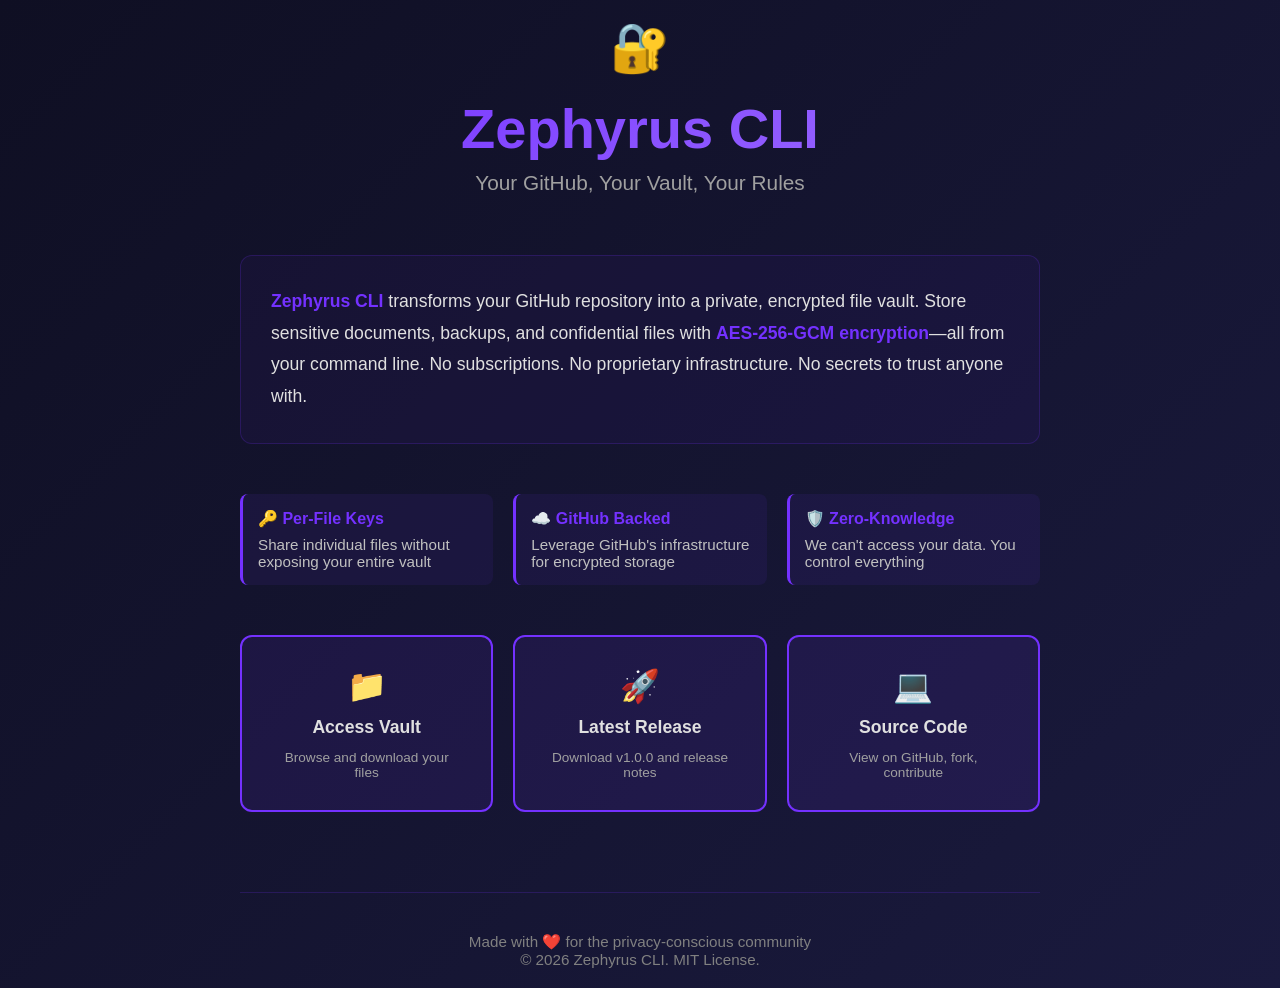
<file: pages/index.html>
<!DOCTYPE html>
<html lang="en">
<head>
    <meta charset="UTF-8">
    <meta name="viewport" content="width=device-width, initial-scale=1.0">
    <title>Zephyrus CLI - Encrypted File Vault</title>
    
    <!-- Favicon & Apple Touch Icons -->
    <link rel="apple-touch-icon" sizes="57x57" href="./images/apple-icon-57x57.png">
    <link rel="apple-touch-icon" sizes="60x60" href="./images/apple-icon-60x60.png">
    <link rel="apple-touch-icon" sizes="72x72" href="./images/apple-icon-72x72.png">
    <link rel="apple-touch-icon" sizes="76x76" href="./images/apple-icon-76x76.png">
    <link rel="apple-touch-icon" sizes="114x114" href="./images/apple-icon-114x114.png">
    <link rel="apple-touch-icon" sizes="120x120" href="./images/apple-icon-120x120.png">
    <link rel="apple-touch-icon" sizes="144x144" href="./images/apple-icon-144x144.png">
    <link rel="apple-touch-icon" sizes="152x152" href="./images/apple-icon-152x152.png">
    <link rel="apple-touch-icon" sizes="180x180" href="./images/apple-icon-180x180.png">
    <link rel="icon" type="image/png" sizes="192x192" href="./images/android-icon-192x192.png">
    <link rel="icon" type="image/png" sizes="32x32" href="./images/favicon-32x32.png">
    <link rel="icon" type="image/png" sizes="96x96" href="./images/favicon-96x96.png">
    <link rel="icon" type="image/png" sizes="16x16" href="./images/favicon-16x16.png">
    <link rel="icon" type="image/x-icon" href="./images/favicon.ico">
    <link rel="manifest" href="./images/manifest.json">
    <meta name="msapplication-TileColor" content="#7431ff">
    <meta name="msapplication-TileImage" content="./images/ms-icon-144x144.png">
    <meta name="theme-color" content="#7431ff">
    
    <!-- Open Graph Meta Tags -->
    <meta property="og:title" content="Zephyrus CLI - Encrypted File Vault">
    <meta property="og:description" content="Secure, encrypted file vault hosted on GitHub with zero-knowledge architecture">
    <meta property="og:type" content="website">
    <meta property="og:image" content="./images/og-image.png">
    <meta property="og:image:width" content="1200">
    <meta property="og:image:height" content="630">
    <meta name="twitter:card" content="summary_large_image">
    <meta name="twitter:image" content="./images/twitter-image.png">
    <style>
        * {
            margin: 0;
            padding: 0;
            box-sizing: border-box;
        }

        body {
            font-family: -apple-system, BlinkMacSystemFont, 'Segoe UI', Roboto, Oxygen, Ubuntu, Cantarell, sans-serif;
            background: linear-gradient(135deg, #0f0f23 0%, #1a1a3e 100%);
            color: #e0e0e0;
            min-height: 100vh;
            display: flex;
            align-items: center;
            justify-content: center;
            padding: 20px;
        }

        .container {
            max-width: 800px;
            width: 100%;
        }

        header {
            text-align: center;
            margin-bottom: 60px;
        }

        .logo {
            font-size: 48px;
            margin-bottom: 20px;
        }

        h1 {
            font-size: 3.5rem;
            margin-bottom: 10px;
            background: linear-gradient(135deg, #7431ff 0%, #9d6eff 100%);
            -webkit-background-clip: text;
            -webkit-text-fill-color: transparent;
            background-clip: text;
        }

        .tagline {
            font-size: 1.3rem;
            color: #a0a0a0;
            margin-bottom: 40px;
        }

        .description {
            background: rgba(116, 49, 255, 0.05);
            border: 1px solid rgba(116, 49, 255, 0.2);
            border-radius: 12px;
            padding: 30px;
            margin-bottom: 50px;
            line-height: 1.8;
            font-size: 1.1rem;
        }

        .description strong {
            color: #7431ff;
        }

        .features {
            display: grid;
            grid-template-columns: repeat(auto-fit, minmax(200px, 1fr));
            gap: 20px;
            margin-bottom: 50px;
        }

        .feature {
            background: rgba(116, 49, 255, 0.08);
            border-left: 3px solid #7431ff;
            padding: 15px;
            border-radius: 8px;
        }

        .feature-title {
            color: #7431ff;
            font-weight: 600;
            margin-bottom: 8px;
        }

        .feature-text {
            font-size: 0.95rem;
            color: #c0c0c0;
        }

        .links {
            display: grid;
            grid-template-columns: repeat(auto-fit, minmax(220px, 1fr));
            gap: 20px;
        }

        .link-btn {
            display: flex;
            flex-direction: column;
            align-items: center;
            justify-content: center;
            padding: 30px;
            background: rgba(116, 49, 255, 0.1);
            border: 2px solid #7431ff;
            border-radius: 12px;
            color: #e0e0e0;
            text-decoration: none;
            transition: all 0.3s ease;
            cursor: pointer;
            gap: 12px;
        }

        .link-btn:hover {
            background: #7431ff;
            transform: translateY(-5px);
            box-shadow: 0 20px 40px rgba(116, 49, 255, 0.3);
        }

        .link-icon {
            font-size: 2rem;
        }

        .link-title {
            font-size: 1.1rem;
            font-weight: 600;
        }

        .link-description {
            font-size: 0.85rem;
            color: #a0a0a0;
            text-align: center;
        }

        .link-btn:hover .link-description {
            color: #e0e0e0;
        }

        footer {
            text-align: center;
            margin-top: 80px;
            padding-top: 40px;
            border-top: 1px solid rgba(116, 49, 255, 0.2);
            color: #808080;
            font-size: 0.95rem;
        }

        .accent {
            color: #7431ff;
        }

        @media (max-width: 600px) {
            h1 {
                font-size: 2.5rem;
            }

            .tagline {
                font-size: 1.1rem;
            }

            .description {
                padding: 20px;
            }

            .links {
                grid-template-columns: 1fr;
            }
        }
    </style>
</head>
<body>
    <div class="container">
        <header>
            <div class="logo">🔐</div>
            <h1>Zephyrus CLI</h1>
            <p class="tagline">Your GitHub, Your Vault, Your Rules</p>
        </header>

        <div class="description">
            <strong>Zephyrus CLI</strong> transforms your GitHub repository into a private, encrypted file vault. 
            Store sensitive documents, backups, and confidential files with <strong>AES-256-GCM encryption</strong>—all from your command line. 
            No subscriptions. No proprietary infrastructure. No secrets to trust anyone with.
        </div>

        <div class="features">
            <div class="feature">
                <div class="feature-title">🔑 Per-File Keys</div>
                <div class="feature-text">Share individual files without exposing your entire vault</div>
            </div>
            <div class="feature">
                <div class="feature-title">☁️ GitHub Backed</div>
                <div class="feature-text">Leverage GitHub's infrastructure for encrypted storage</div>
            </div>
            <div class="feature">
                <div class="feature-title">🛡️ Zero-Knowledge</div>
                <div class="feature-text">We can't access your data. You control everything</div>
            </div>
        </div>

        <div class="links">
            <a href="files/?u=" class="link-btn">
                <div class="link-icon">📁</div>
                <div class="link-title">Access Vault</div>
                <div class="link-description">Browse and download your files</div>
            </a>
            <a href="https://github.com/zephyrus-development/zephyrus-cli/releases" class="link-btn">
                <div class="link-icon">🚀</div>
                <div class="link-title">Latest Release</div>
                <div class="link-description">Download v1.0.0 and release notes</div>
            </a>
            <a href="https://github.com/zephyrus-development/zephyrus-cli" class="link-btn">
                <div class="link-icon">💻</div>
                <div class="link-title">Source Code</div>
                <div class="link-description">View on GitHub, fork, contribute</div>
            </a>
        </div>

        <footer>
            <p>Made with ❤️ for the privacy-conscious community</p>
            <p>© 2026 Zephyrus CLI. MIT License.</p>
        </footer>
    </div>
</body>
</html>
</file>
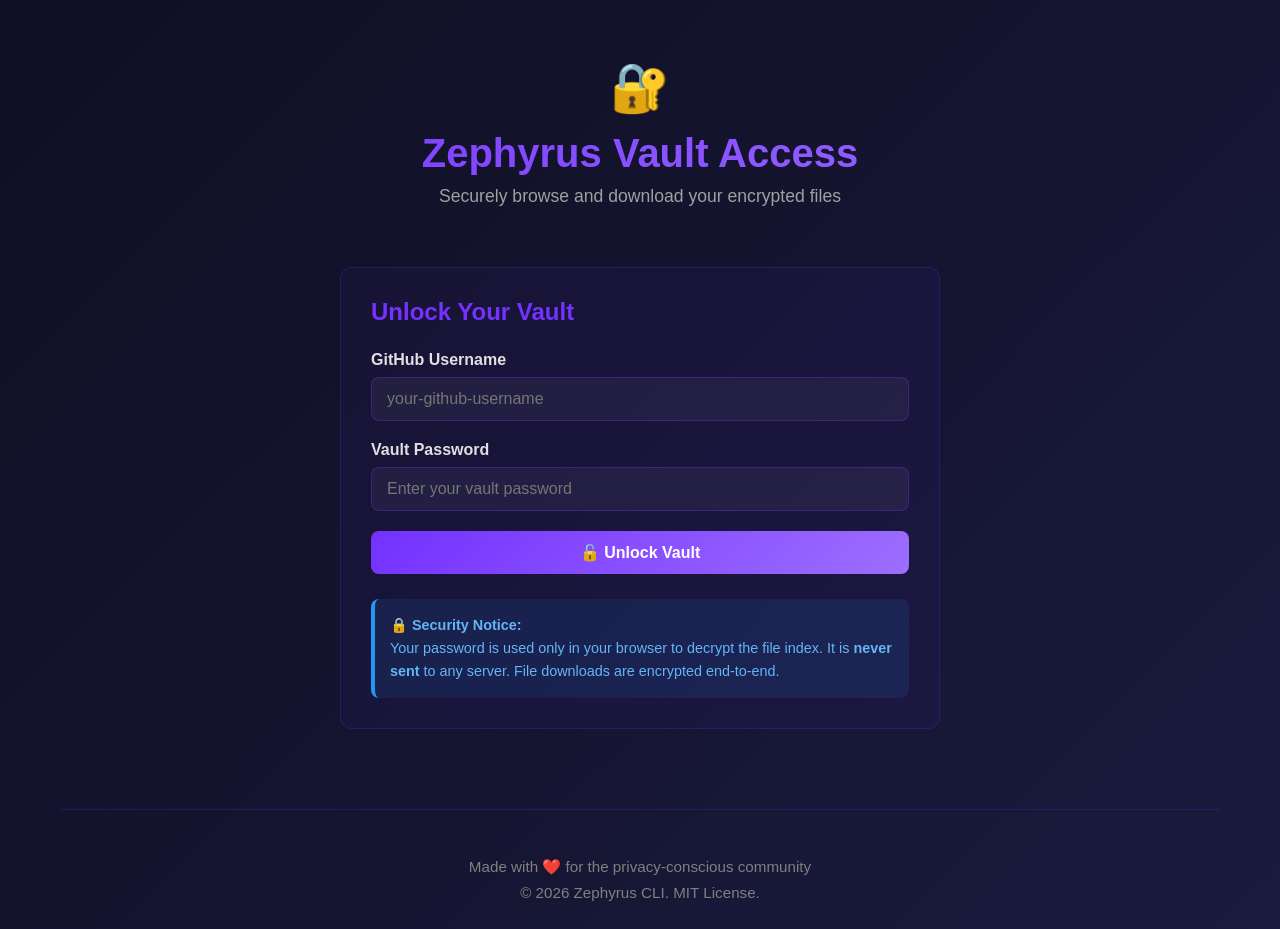
<file: pages/files/index.html>
<!DOCTYPE html>
<html lang="en">
<head>
    <meta charset="UTF-8">
    <meta name="viewport" content="width=device-width, initial-scale=1.0">
    <title>Zephyrus - Secure File Vault Access</title>
    
    <!-- Favicon & Apple Touch Icons -->
    <link rel="apple-touch-icon" sizes="57x57" href="../images/apple-icon-57x57.png">
    <link rel="apple-touch-icon" sizes="60x60" href="../images/apple-icon-60x60.png">
    <link rel="apple-touch-icon" sizes="72x72" href="../images/apple-icon-72x72.png">
    <link rel="apple-touch-icon" sizes="76x76" href="../images/apple-icon-76x76.png">
    <link rel="apple-touch-icon" sizes="114x114" href="../images/apple-icon-114x114.png">
    <link rel="apple-touch-icon" sizes="120x120" href="../images/apple-icon-120x120.png">
    <link rel="apple-touch-icon" sizes="144x144" href="../images/apple-icon-144x144.png">
    <link rel="apple-touch-icon" sizes="152x152" href="../images/apple-icon-152x152.png">
    <link rel="apple-touch-icon" sizes="180x180" href="../images/apple-icon-180x180.png">
    <link rel="icon" type="image/png" sizes="192x192" href="../images/android-icon-192x192.png">
    <link rel="icon" type="image/png" sizes="32x32" href="../images/favicon-32x32.png">
    <link rel="icon" type="image/png" sizes="96x96" href="../images/favicon-96x96.png">
    <link rel="icon" type="image/png" sizes="16x16" href="../images/favicon-16x16.png">
    <link rel="icon" type="image/x-icon" href="../images/favicon.ico">
    <link rel="manifest" href="../images/manifest.json">
    <meta name="msapplication-TileColor" content="#7431ff">
    <meta name="msapplication-TileImage" content="../images/ms-icon-144x144.png">
    <meta name="theme-color" content="#7431ff">
    
    <!-- Open Graph Meta Tags -->
    <meta property="og:title" content="Zephyrus Secure File Vault">
    <meta property="og:description" content="Access your encrypted file vault via secure browser interface">
    <meta property="og:type" content="website">
    <meta property="og:image" content="../images/og-image.png">
    <meta property="og:image:width" content="1200">
    <meta property="og:image:height" content="630">
    <meta name="twitter:card" content="summary_large_image">
    <meta name="twitter:image" content="../images/twitter-image.png">
    <link rel="stylesheet" href="../css/style.css">
</head>
<body>
    <div class="container">
        <header>
            <div class="logo">🔐</div>
            <h1><a href="../" style="text-decoration: none; color: inherit;">Zephyrus Vault Access</a></h1>
            <p class="tagline" id="statusTagline">Securely browse and download your encrypted files</p>
        </header>

        <!-- Authentication Section -->
        <div id="authSection" class="auth-section">
            <h2 style="margin-bottom: 25px; color: #7431ff;">Unlock Your Vault</h2>
            
            <div class="form-group">
                <label for="usernameInput">GitHub Username</label>
                <input 
                    type="text" 
                    id="usernameInput" 
                    placeholder="your-github-username"
                    autocomplete="off"
                >
            </div>

            <div class="form-group">
                <label for="passwordInput">Vault Password</label>
                <input 
                    type="password" 
                    id="passwordInput" 
                    placeholder="Enter your vault password"
                    autocomplete="off"
                >
            </div>

            <button id="authButton" class="btn-primary">🔓 Unlock Vault</button>

            <div style="margin-top: 25px; padding: 15px; background: rgba(33, 150, 243, 0.1); border-left: 4px solid #2196f3; border-radius: 8px; color: #64b5f6; font-size: 0.9rem; line-height: 1.6;">
                <strong>🔒 Security Notice:</strong><br>
                Your password is used only in your browser to decrypt the file index. It is <strong>never sent</strong> to any server. File downloads are encrypted end-to-end.
            </div>
        </div>

        <!-- File Browser Section -->
        <div id="browserSection" class="hidden">
            <div style="display: flex; justify-content: space-between; align-items: center; margin-bottom: 0px;">
                <div>
                    <h2 style="color: #7431ff; margin-bottom: 8px;">Vault Contents</h2>
                    <div id="breadcrumb" class="breadcrumb"></div>
                </div>
                <button class="btn-secondary btn-small" onclick="fileBrowser.logout()">🚪 Logout</button>
            </div>

            <div class="file-browser">
                <div id="fileList" class="file-list"></div>
            </div>

            <div style="margin-top: 25px; padding: 15px; background: rgba(76, 175, 80, 0.1); border-left: 4px solid #4caf50; border-radius: 8px; color: #81c784; font-size: 0.9rem; line-height: 1.6;">
                <strong>💡 Tips:</strong><br>
                • Click on folders to navigate into them<br>
                • Click "Download" to save encrypted files to your device<br>
                • All operations are performed locally in your browser
            </div>
        </div>

        <footer>
            <p>Made with ❤️ for the privacy-conscious community</p>
            <p>© 2026 Zephyrus CLI. MIT License.</p>
        </footer>
    </div>

    <!-- Load crypto utilities first, then application logic -->
    <script src="../js/crypto.js"></script>
    <script src="../js/files.js"></script>
</body>
</html>
</file>
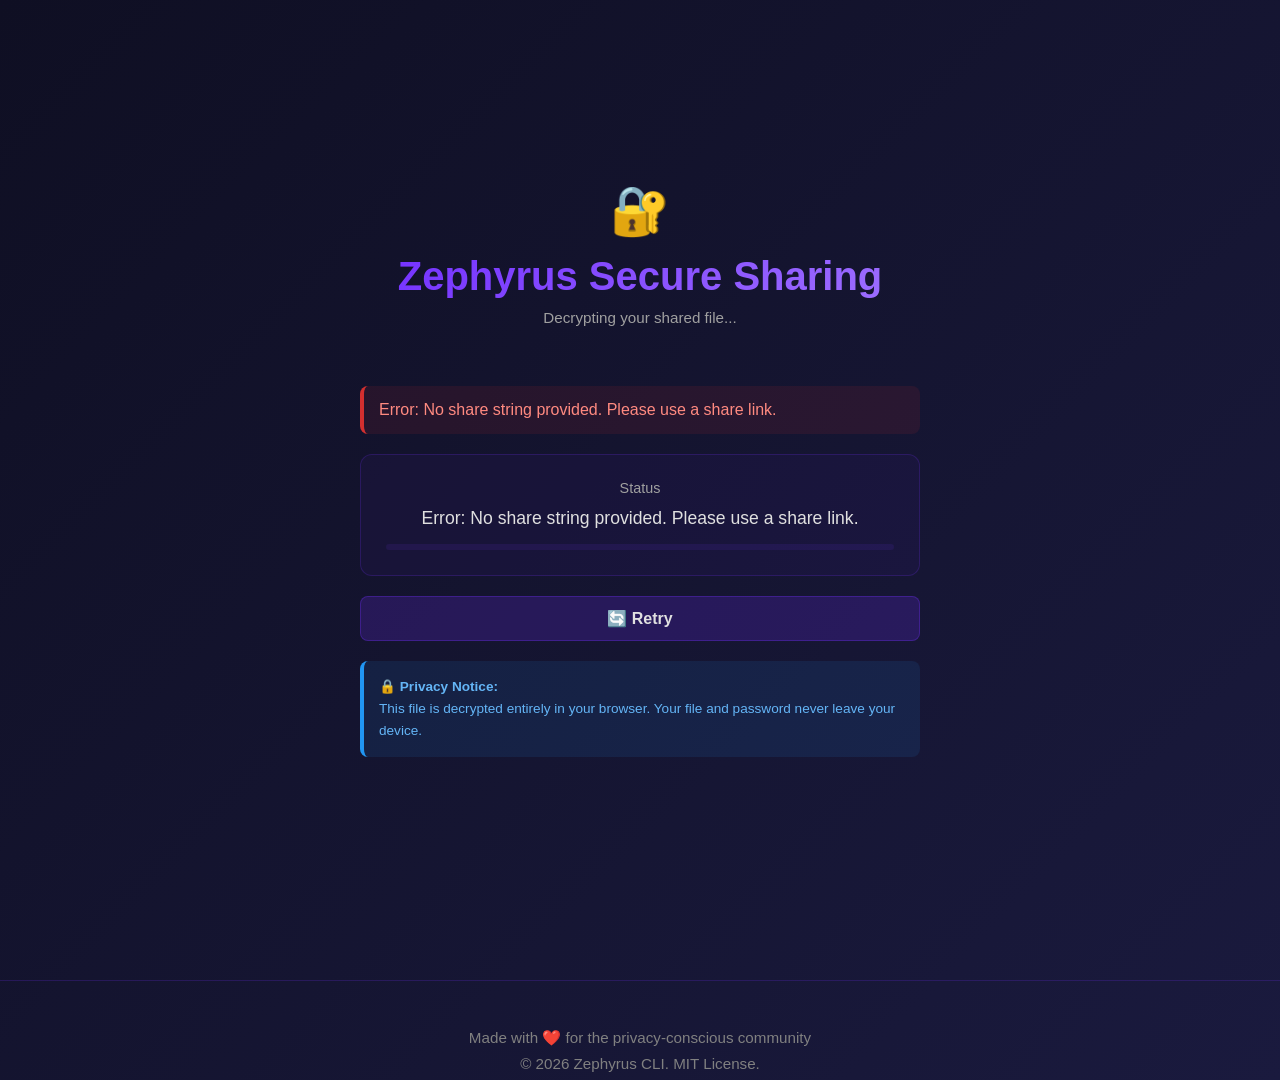
<file: pages/shared/index.html>
<!DOCTYPE html>
<html lang="en">
<head>
    <meta charset="UTF-8">
    <meta name="viewport" content="width=device-width, initial-scale=1.0">
    <title>Zephyrus - Secure File Sharing</title>
    
    <!-- Favicon & Apple Touch Icons -->
    <link rel="apple-touch-icon" sizes="57x57" href="../images/apple-icon-57x57.png">
    <link rel="apple-touch-icon" sizes="60x60" href="../images/apple-icon-60x60.png">
    <link rel="apple-touch-icon" sizes="72x72" href="../images/apple-icon-72x72.png">
    <link rel="apple-touch-icon" sizes="76x76" href="../images/apple-icon-76x76.png">
    <link rel="apple-touch-icon" sizes="114x114" href="../images/apple-icon-114x114.png">
    <link rel="apple-touch-icon" sizes="120x120" href="../images/apple-icon-120x120.png">
    <link rel="apple-touch-icon" sizes="144x144" href="../images/apple-icon-144x144.png">
    <link rel="apple-touch-icon" sizes="152x152" href="../images/apple-icon-152x152.png">
    <link rel="apple-touch-icon" sizes="180x180" href="../images/apple-icon-180x180.png">
    <link rel="icon" type="image/png" sizes="192x192" href="../images/android-icon-192x192.png">
    <link rel="icon" type="image/png" sizes="32x32" href="../images/favicon-32x32.png">
    <link rel="icon" type="image/png" sizes="96x96" href="../images/favicon-96x96.png">
    <link rel="icon" type="image/png" sizes="16x16" href="../images/favicon-16x16.png">
    <link rel="icon" type="image/x-icon" href="../images/favicon.ico">
    <link rel="manifest" href="../images/manifest.json">
    <meta name="msapplication-TileColor" content="#7431ff">
    <meta name="msapplication-TileImage" content="../images/ms-icon-144x144.png">
    <meta name="theme-color" content="#7431ff">
    
    <!-- Open Graph Meta Tags -->
    <meta property="og:title" content="Shared File via Zephyrus">
    <meta property="og:description" content="View securely shared file">
    <meta property="og:type" content="website">
    <meta property="og:image" content="../images/og-image.png">
    <meta property="og:image:width" content="1200">
    <meta property="og:image:height" content="630">
    <meta name="twitter:card" content="summary_large_image">
    <meta name="twitter:image" content="../images/twitter-image.png">
    <link rel="stylesheet" href="../css/style.css">
    <style>
        .shared-container {
            max-width: 600px;
            margin: 0 auto;
            padding: 20px;
            display: flex;
            flex-direction: column;
            justify-content: center;
            min-height: 100vh;
        }

        .shared-header {
            text-align: center;
            margin-bottom: 40px;
        }

        .shared-header h1 {
            margin-bottom: 10px;
            background: linear-gradient(135deg, #7431ff 0%, #9d6eff 100%);
            -webkit-background-clip: text;
            -webkit-text-fill-color: transparent;
            background-clip: text;
        }

        .shared-header .subtitle {
            font-size: 0.95rem;
            color: #a0a0a0;
        }

        .shared-status-box {
            background: rgba(116, 49, 255, 0.05);
            border: 1px solid rgba(116, 49, 255, 0.2);
            border-radius: 12px;
            padding: 25px;
            margin-bottom: 20px;
            text-align: center;
        }

        .status-text {
            color: #a0a0a0;
            font-size: 0.9rem;
            margin-bottom: 12px;
        }

        .status-message {
            color: #e0e0e0;
            font-size: 1.1rem;
            font-weight: 500;
            word-break: break-word;
            margin-bottom: 15px;
        }

        .progress-bar {
            width: 100%;
            height: 6px;
            background: rgba(116, 49, 255, 0.1);
            border-radius: 3px;
            overflow: hidden;
        }

        .progress-fill {
            height: 100%;
            background: linear-gradient(90deg, #7431ff 0%, #9d6eff 100%);
            width: 0%;
            transition: width 0.3s ease;
        }

        .button-group {
            display: flex;
            gap: 12px;
            justify-content: center;
        }

        button {
            padding: 12px 24px;
            border: none;
            border-radius: 8px;
            font-size: 1rem;
            font-weight: 600;
            cursor: pointer;
            transition: all 0.3s ease;
            flex: 1;
            max-width: 200px;
        }

        .btn-primary {
            background: linear-gradient(135deg, #7431ff 0%, #9d6eff 100%);
            color: white;
        }

        .btn-primary:hover:not(:disabled) {
            transform: translateY(-2px);
            box-shadow: 0 10px 30px rgba(116, 49, 255, 0.4);
        }

        .btn-primary:disabled {
            opacity: 0.5;
            cursor: not-allowed;
        }

        .btn-secondary {
            background: rgba(116, 49, 255, 0.2);
            color: #e0e0e0;
            border: 1px solid rgba(116, 49, 255, 0.3);
        }

        .btn-secondary:hover:not(:disabled) {
            background: rgba(116, 49, 255, 0.3);
            border-color: #7431ff;
        }

        #retryBtn {
            max-width: none;
            flex: 1;
        }

        .error {
            color: #ff8a80;
            background: rgba(211, 47, 47, 0.1);
            padding: 15px;
            border-radius: 8px;
            margin-bottom: 20px;
            border-left: 4px solid #d32f2f;
        }

        .success {
            color: #81c784;
            background: rgba(76, 175, 80, 0.1);
            padding: 15px;
            border-radius: 8px;
            margin-bottom: 20px;
            border-left: 4px solid #4caf50;
        }

        .info-box {
            background: rgba(33, 150, 243, 0.1);
            color: #64b5f6;
            padding: 15px;
            border-radius: 8px;
            font-size: 0.85rem;
            margin-top: 20px;
            line-height: 1.6;
            border-left: 4px solid #2196f3;
        }

        .spinner {
            display: inline-block;
            width: 18px;
            height: 18px;
            border: 2px solid rgba(255, 255, 255, 0.2);
            border-top: 2px solid #7431ff;
            border-radius: 50%;
            animation: spin 0.8s linear infinite;
        }

        @keyframes spin {
            0% { transform: rotate(0deg); }
            100% { transform: rotate(360deg); }
        }

        .file-name {
            font-family: 'Courier New', monospace;
            background: rgba(116, 49, 255, 0.1);
            color: #9d6eff;
            padding: 10px 15px;
            border-radius: 6px;
            margin: 12px 0;
            word-break: break-all;
            border: 1px solid rgba(116, 49, 255, 0.2);
        }

        .hidden {
            display: none;
        }
    </style>
</head>
<body>
    <div class="shared-container">
        <header class="shared-header">
            <div class="logo">🔐</div>
            <h1><a href="../" style="text-decoration: none; color: inherit;">Zephyrus Secure Sharing</a></h1>
            <p class="subtitle">Decrypting your shared file...</p>
        </header>

        <div id="errorBox" class="error hidden"></div>
        <div id="successBox" class="success hidden"></div>

        <div class="shared-status-box">
            <div class="status-text">Status</div>
            <div class="status-message" id="statusMessage">
                <div class="spinner"></div> Preparing...
            </div>
            <div class="progress-bar">
                <div class="progress-fill" id="progressFill"></div>
            </div>
        </div>

        <div id="fileInfo" class="hidden">
            <div class="file-name" id="fileName"></div>
        </div>

        <div class="button-group">
            <button id="viewBtn" class="btn-primary hidden" onclick="viewFile()">
                👁️ View File
            </button>
            <button id="downloadBtn" class="btn-secondary hidden" onclick="downloadFile()">
                📥 Download File
            </button>
            <button id="retryBtn" class="btn-secondary hidden" onclick="location.reload()">
                🔄 Retry
            </button>
        </div>

        <div class="info-box">
            <strong>🔒 Privacy Notice:</strong><br>
            This file is decrypted entirely in your browser. Your file and password never leave your device.
        </div>
    </div>

    <script>
        const SALT_SIZE = 16;
        const NONCE_SIZE = 12;
        const ITERATIONS = 100000;

        let decryptedData = null;
        let fileName = null;
        let mimeType = 'application/octet-stream';

        async function main() {
            try {
                // Parse share string from URL hash
                const hash = window.location.hash.substring(1);
                if (!hash) {
                    throw new Error('No share string provided. Please use a share link.');
                }

                const parts = hash.split(':');
                if (parts.length < 3 || parts.length > 4) {
                    throw new Error('Invalid share string format.');
                }

                const username = parts[0];
                const reference = parts[1];
                const password = parts[2];
                let encodedFileName = parts[3];

                if (!username || !reference || !password) {
                    throw new Error('Invalid share string - missing components.');
                }

                // Decode filename if provided in share string
                if (encodedFileName) {
                    try {
                        const decodedBytes = Uint8Array.from(atob(encodedFileName), c => c.charCodeAt(0));
                        fileName = new TextDecoder().decode(decodedBytes);
                    } catch (e) {
                        console.warn('Could not decode filename:', e);
                        fileName = null;
                    }
                }

                updateStatus('Fetching share pointer...');
                setProgress(20);

                // Fetch the share pointer from GitHub
                const pointerUrl = `https://raw.githubusercontent.com/${username}/.zephyrus/master/shared/${reference}`;
                const pointerResponse = await fetch(pointerUrl);

                if (!pointerResponse.ok) {
                    throw new Error(`Failed to fetch share pointer (${pointerResponse.status}). File may not exist or reference may be incorrect.`);
                }

                const pointerBuffer = await pointerResponse.arrayBuffer();

                updateStatus('Decrypting share pointer...');
                setProgress(35);

                // Decrypt the pointer with the share password
                let decryptedPointer;
                try {
                    decryptedPointer = await decryptFile(pointerBuffer, password);
                } catch (e) {
                    throw new Error(`Failed to decrypt share pointer: ${e.message}`);
                }

                let pointerData;
                try {
                    const pointerText = new TextDecoder().decode(decryptedPointer);
                    pointerData = JSON.parse(pointerText);
                } catch (e) {
                    throw new Error(`Invalid pointer data: ${e.message}. Share may be corrupted or using old format.`);
                }

                if (!pointerData.storageID || !pointerData.fileKey) {
                    throw new Error('Invalid share pointer - missing storageID or fileKey.');
                }

                updateStatus('Fetching encrypted file...');
                setProgress(50);

                // Fetch the actual encrypted file using the storage ID from the pointer
                const fileUrl = `https://raw.githubusercontent.com/${username}/.zephyrus/master/${pointerData.storageID}`;
                const fileResponse = await fetch(fileUrl);

                if (!fileResponse.ok) {
                    throw new Error(`Failed to fetch file (${fileResponse.status}).`);
                }

                const encryptedFileBuffer = await fileResponse.arrayBuffer();

                updateStatus('Decrypting file...');
                setProgress(75);

                // The file key is stored as raw hex bytes in the pointer (not encrypted)
                let fileKey;
                try {
                    fileKey = hexToBuffer(pointerData.fileKey);
                    if (fileKey.length !== 32) {
                        throw new Error(`Invalid file key length: expected 32 bytes, got ${fileKey.length}`);
                    }
                } catch (e) {
                    throw new Error(`Failed to parse file key: ${e.message}`);
                }

                updateStatus('Decompressing file...');
                setProgress(90);

                // Decrypt the file content with the file key
                try {
                    decryptedData = await decryptFileWithKey(encryptedFileBuffer, fileKey);
                } catch (e) {
                    throw new Error(`Failed to decrypt file content: ${e.message}`);
                }

                updateStatus('File ready to view');
                setProgress(100);

                // Use provided filename or derive from reference
                if (!fileName) {
                    fileName = `zephyrus_file_${reference}.bin`;
                }

                // Determine MIME type from filename
                determineMimeType(fileName);

                document.getElementById('fileInfo').classList.remove('hidden');
                document.getElementById('fileName').textContent = fileName;

                document.getElementById('viewBtn').classList.remove('hidden');
                document.getElementById('downloadBtn').classList.remove('hidden');
                document.getElementById('statusMessage').innerHTML = '✅ File decrypted successfully!';

                // Show success message
                const successBox = document.getElementById('successBox');
                successBox.textContent = 'File is ready to view or download. Click the button below to get started.';
                successBox.classList.remove('hidden');

            } catch (error) {
                console.error('Error:', error);
                updateStatus('Error: ' + error.message, true);
                document.getElementById('retryBtn').classList.remove('hidden');
            }
        }

        function determineMimeType(filename) {
            const ext = filename.toLowerCase().split('.').pop();
            const mimeTypes = {
                'txt': 'text/plain',
                'json': 'application/json',
                'html': 'text/html',
                'htm': 'text/html',
                'xml': 'application/xml',
                'csv': 'text/csv',
                'md': 'text/markdown',
                'js': 'application/javascript',
                'css': 'text/css',
                'pdf': 'application/pdf',
                'jpg': 'image/jpeg',
                'jpeg': 'image/jpeg',
                'png': 'image/png',
                'gif': 'image/gif',
                'webp': 'image/webp',
                'svg': 'image/svg+xml'
            };
            mimeType = mimeTypes[ext] || 'application/octet-stream';
        }

        async function decryptFile(encryptedData, password) {
            // Extract salt and nonce
            const view = new Uint8Array(encryptedData);
            const salt = view.slice(0, SALT_SIZE);
            const nonce = view.slice(SALT_SIZE, SALT_SIZE + NONCE_SIZE);
            const ciphertext = view.slice(SALT_SIZE + NONCE_SIZE);

            // Derive key using PBKDF2
            const keyMaterial = await window.crypto.subtle.importKey(
                'raw',
                new TextEncoder().encode(password),
                'PBKDF2',
                false,
                ['deriveBits']
            );

            const derivedBits = await window.crypto.subtle.deriveBits(
                {
                    name: 'PBKDF2',
                    salt: salt,
                    iterations: ITERATIONS,
                    hash: 'SHA-256'
                },
                keyMaterial,
                256
            );

            const key = await window.crypto.subtle.importKey(
                'raw',
                derivedBits,
                'AES-GCM',
                false,
                ['decrypt']
            );

            // Decrypt using AES-GCM
            const decrypted = await window.crypto.subtle.decrypt(
                {
                    name: 'AES-GCM',
                    iv: nonce
                },
                key,
                ciphertext
            );

            return new Uint8Array(decrypted);
        }

        async function decryptFileWithKey(encryptedData, keyBuffer) {
            // Format: [Nonce (12 bytes)][Ciphertext]
            // Note: No salt when using raw key (unlike PBKDF2 mode)
            const view = new Uint8Array(encryptedData);
            const nonce = view.slice(0, NONCE_SIZE);
            const ciphertext = view.slice(NONCE_SIZE);

            // Import the provided key directly (already 32 bytes of raw key material)
            const key = await window.crypto.subtle.importKey(
                'raw',
                keyBuffer,
                'AES-GCM',
                false,
                ['decrypt']
            );

            // Decrypt using AES-GCM
            const decrypted = await window.crypto.subtle.decrypt(
                {
                    name: 'AES-GCM',
                    iv: nonce
                },
                key,
                ciphertext
            );

            return new Uint8Array(decrypted);
        }

        function hexToBuffer(hexString) {
            // Convert hex string to Uint8Array
            const bytes = new Uint8Array(hexString.length / 2);
            for (let i = 0; i < hexString.length; i += 2) {
                bytes[i / 2] = parseInt(hexString.substr(i, 2), 16);
            }
            return bytes;
        }

        function updateStatus(message, isError = false) {
            const statusMessage = document.getElementById('statusMessage');
            statusMessage.textContent = message;

            if (isError) {
                const errorBox = document.getElementById('errorBox');
                errorBox.textContent = message;
                errorBox.classList.remove('hidden');
            }
        }

        function setProgress(percent) {
            document.getElementById('progressFill').style.width = percent + '%';
        }

        function viewFile() {
            if (!decryptedData) {
                alert('No file data available');
                return;
            }

            try {
                // Create a blob from the decrypted data
                const blob = new Blob([decryptedData], { type: mimeType });
                const url = window.URL.createObjectURL(blob);
                
                // Open in a new tab
                window.open(url, '_blank');
            } catch (e) {
                console.error('Could not open file:', e);
                alert('Failed to open file');
            }
        }

        function downloadFile() {
            if (!decryptedData) {
                alert('No file data available');
                return;
            }

            const blob = new Blob([decryptedData], { type: mimeType });
            const url = window.URL.createObjectURL(blob);
            const a = document.createElement('a');
            a.href = url;
            a.download = fileName || 'download';
            document.body.appendChild(a);
            a.click();
            window.URL.revokeObjectURL(url);
            document.body.removeChild(a);
        }

        // Start the process
        window.addEventListener('load', main);
    </script>

    <footer>
        <p>Made with ❤️ for the privacy-conscious community</p>
        <p>© 2026 Zephyrus CLI. MIT License.</p>
    </footer>
</body>
</html>
</file>
<file: pages/css/style.css>
/* === Global Styles === */
* {
    margin: 0;
    padding: 0;
    box-sizing: border-box;
}

body {
    font-family: -apple-system, BlinkMacSystemFont, 'Segoe UI', 'Roboto', 'Oxygen', 'Ubuntu', 'Cantarell', sans-serif;
    color: #e0e0e0;
    background: linear-gradient(135deg, #0f0f23 0%, #1a1a3e 100%);
    min-height: 100vh;
}

.container {
    max-width: 1200px;
    margin: 0 auto;
    padding: 20px;
}

/* === Header === */
header {
    text-align: center;
    margin-bottom: 40px;
    padding: 40px 20px 20px;
}

.logo {
    font-size: 3rem;
    margin-bottom: 15px;
}

h1 {
    font-size: 2.5rem;
    margin-bottom: 10px;
    background: linear-gradient(135deg, #7431ff 0%, #9d6eff 100%);
    -webkit-background-clip: text;
    -webkit-text-fill-color: transparent;
    background-clip: text;
}

.tagline {
    font-size: 1.1rem;
    color: #a0a0a0;
}

/* === Form Elements === */
.auth-section {
    background: rgba(116, 49, 255, 0.05);
    border: 1px solid rgba(116, 49, 255, 0.2);
    border-radius: 12px;
    padding: 30px;
    margin-bottom: 40px;
    max-width: 600px;
    margin-left: auto;
    margin-right: auto;
}

.form-group {
    margin-bottom: 20px;
}

.form-group label {
    display: block;
    margin-bottom: 8px;
    font-weight: 600;
    color: #e0e0e0;
}

.form-group input,
.form-group textarea {
    width: 100%;
    padding: 12px 15px;
    border: 1px solid rgba(116, 49, 255, 0.3);
    border-radius: 8px;
    background: rgba(255, 255, 255, 0.05);
    color: #e0e0e0;
    font-size: 1rem;
    transition: all 0.3s ease;
}

.form-group input:focus,
.form-group textarea:focus {
    outline: none;
    border-color: #7431ff;
    background: rgba(116, 49, 255, 0.1);
    box-shadow: 0 0 0 3px rgba(116, 49, 255, 0.1);
}

.form-group textarea {
    resize: vertical;
    min-height: 60px;
    font-family: 'Courier New', monospace;
}

/* === Buttons === */
button {
    padding: 12px 24px;
    border: none;
    border-radius: 8px;
    font-size: 1rem;
    font-weight: 600;
    cursor: pointer;
    transition: all 0.3s ease;
}

.btn-primary {
    background: linear-gradient(135deg, #7431ff 0%, #9d6eff 100%);
    color: white;
    width: 100%;
}

.btn-primary:hover:not(:disabled) {
    transform: translateY(-2px);
    box-shadow: 0 10px 30px rgba(116, 49, 255, 0.4);
}

.btn-primary:disabled {
    opacity: 0.5;
    cursor: not-allowed;
}

.btn-secondary {
    background: rgba(116, 49, 255, 0.2);
    color: #e0e0e0;
    border: 1px solid rgba(116, 49, 255, 0.3);
}

.btn-secondary:hover:not(:disabled) {
    background: rgba(116, 49, 255, 0.3);
    border-color: #7431ff;
}

.btn-small {
    padding: 8px 16px;
    font-size: 0.9rem;
    width: auto;
}

.btn-download {
    background: rgba(76, 175, 80, 0.2);
    color: #4caf50;
    border: 1px solid rgba(76, 175, 80, 0.3);
}

.btn-download:hover {
    background: rgba(76, 175, 80, 0.3);
    border-color: #4caf50;
}

/* === Status Boxes === */
.status-box {
    background: rgba(116, 49, 255, 0.05);
    border-left: 4px solid #7431ff;
    padding: 15px 20px;
    border-radius: 8px;
    margin-bottom: 20px;
    display: flex;
    align-items: center;
    gap: 15px;
}

.status-icon {
    font-size: 1.5rem;
    flex-shrink: 0;
}

.status-text {
    flex: 1;
}

.error {
    background: rgba(211, 47, 47, 0.1);
    border-left-color: #d32f2f;
    color: #ff8a80;
}

.success {
    background: rgba(76, 175, 80, 0.1);
    border-left-color: #4caf50;
    color: #81c784;
}

.info {
    background: rgba(33, 150, 243, 0.1);
    border-left-color: #2196f3;
    color: #64b5f6;
}

/* === Progress Bar === */
.progress-bar {
    width: 100%;
    height: 6px;
    background: rgba(116, 49, 255, 0.1);
    border-radius: 3px;
    overflow: hidden;
    margin-top: 10px;
}

.progress-fill {
    height: 100%;
    background: linear-gradient(90deg, #7431ff 0%, #9d6eff 100%);
    width: 0%;
    transition: width 0.3s ease;
}

/* === File Browser === */
.file-browser {
    background: rgba(116, 49, 255, 0.05);
    border: 1px solid rgba(116, 49, 255, 0.2);
    border-radius: 12px;
    padding: 20px;
}

.breadcrumb {
    display: flex;
    align-items: center;
    gap: 10px;
    margin-bottom: 20px;
    font-size: 0.95rem;
    flex-wrap: wrap;
}

.breadcrumb-item {
    color: #7431ff;
    cursor: pointer;
    padding: 0;
    border-radius: 4px;
    transition: all 0.3s ease;
}

.breadcrumb-item:hover {
    background: rgba(116, 49, 255, 0.2);
}

.breadcrumb-separator {
    color: #606060;
}

.file-list {
    display: flex;
    flex-direction: column;
    gap: 10px;
}

.file-item {
    display: flex;
    align-items: center;
    padding: 15px;
    background: rgba(116, 49, 255, 0.08);
    border: 1px solid rgba(116, 49, 255, 0.15);
    border-radius: 8px;
    cursor: pointer;
    transition: all 0.3s ease;
}

.file-item:hover {
    background: rgba(116, 49, 255, 0.15);
    border-color: rgba(116, 49, 255, 0.3);
    transform: translateX(5px);
}

.file-icon {
    font-size: 1.5rem;
    margin-right: 15px;
    flex-shrink: 0;
    width: 30px;
    text-align: center;
}

.file-info {
    flex: 1;
    min-width: 0;
}

.file-name {
    font-weight: 600;
    margin-bottom: 4px;
    word-break: break-word;
}

.file-path {
    font-size: 0.85rem;
    color: #a0a0a0;
    font-family: 'Courier New', monospace;
}

.file-actions {
    display: flex;
    gap: 10px;
    margin-left: 15px;
}

.empty-state {
    text-align: center;
    padding: 60px 20px;
    color: #a0a0a0;
}

.empty-icon {
    font-size: 3rem;
    margin-bottom: 20px;
    opacity: 0.5;
}

.empty-text {
    font-size: 1.1rem;
    margin-bottom: 10px;
}

/* === Spinner === */
.spinner {
    display: inline-block;
    width: 16px;
    height: 16px;
    border: 2px solid rgba(255, 255, 255, 0.2);
    border-top: 2px solid #7431ff;
    border-radius: 50%;
    animation: spin 0.8s linear infinite;
}

@keyframes spin {
    0% { transform: rotate(0deg); }
    100% { transform: rotate(360deg); }
}

/* === Utility Classes === */
.hidden {
    display: none !important;
}

.text-center {
    text-align: center;
}

.text-muted {
    color: #a0a0a0;
}

.mt-20 {
    margin-top: 20px;
}

.mb-20 {
    margin-bottom: 20px;
}

/* === Responsive === */
@media (max-width: 768px) {
    header {
        padding: 30px 20px 15px;
    }

    h1 {
        font-size: 1.8rem;
    }

    .auth-section {
        padding: 20px;
    }

    .file-item {
        flex-direction: column;
        align-items: flex-start;
    }

    .file-icon {
        margin-right: 0;
        margin-bottom: 10px;
    }

    .file-actions {
        width: 100%;
        margin-left: 0;
        margin-top: 10px;
    }

    .btn-small {
        flex: 1;
    }

    .breadcrumb {
        font-size: 0.85rem;
    }
}

/* === Footer === */
footer {
    text-align: center;
    margin-top: 80px;
    padding-top: 40px;
    border-top: 1px solid rgba(116, 49, 255, 0.2);
    color: #808080;
    font-size: 0.95rem;
}

footer p {
    margin: 8px 0;
}
</file>
